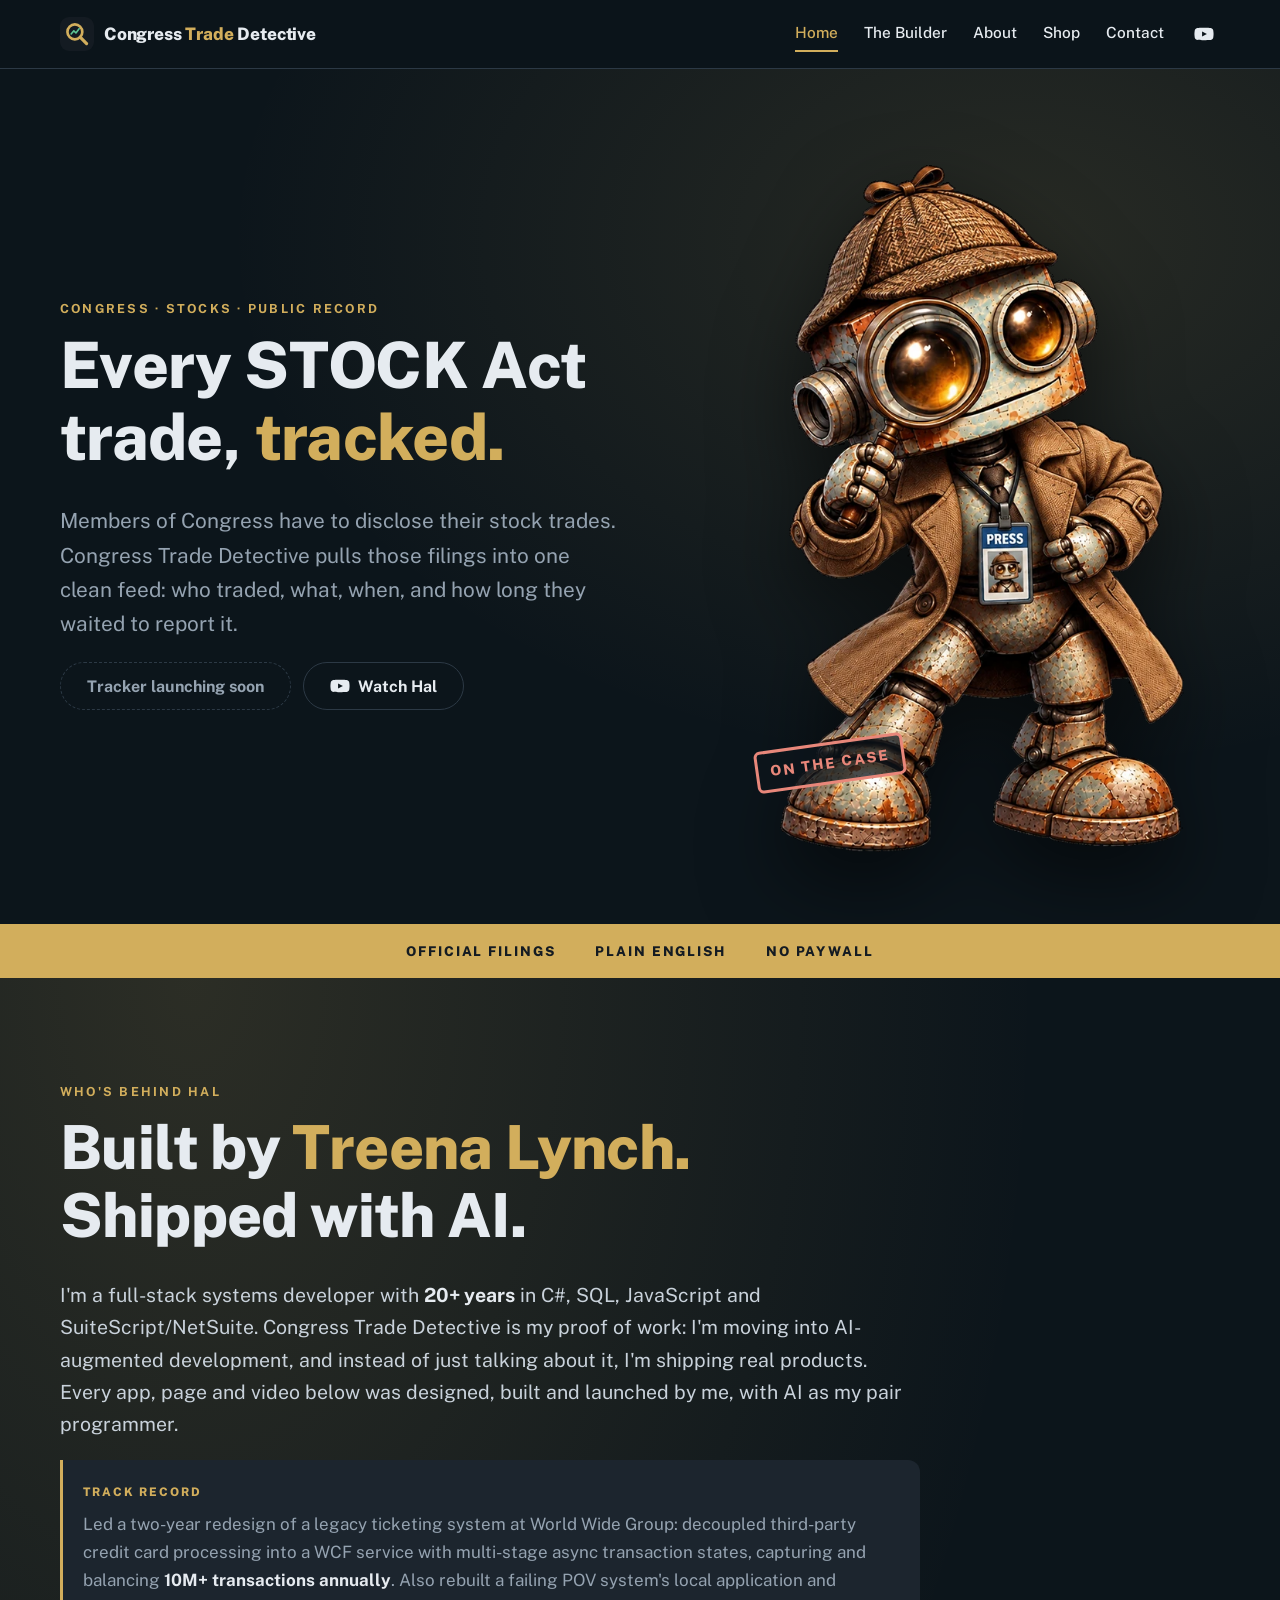
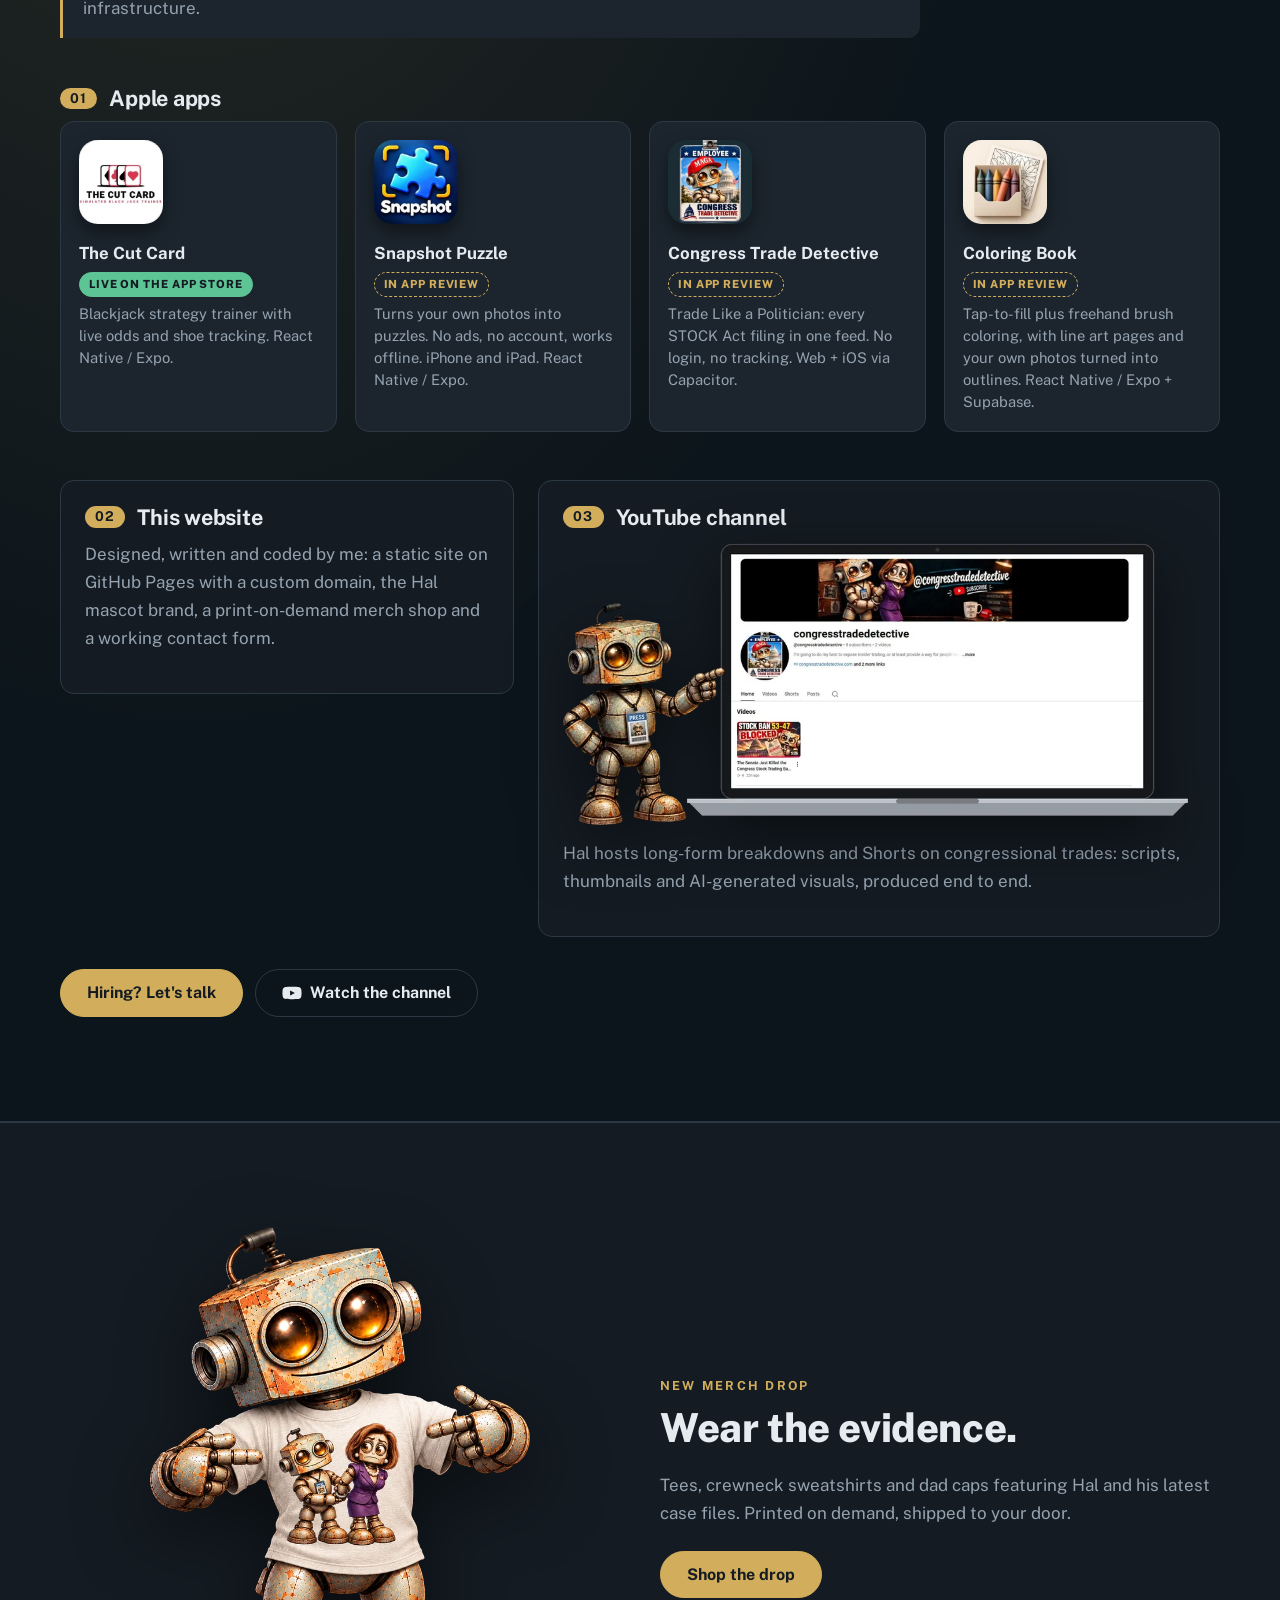
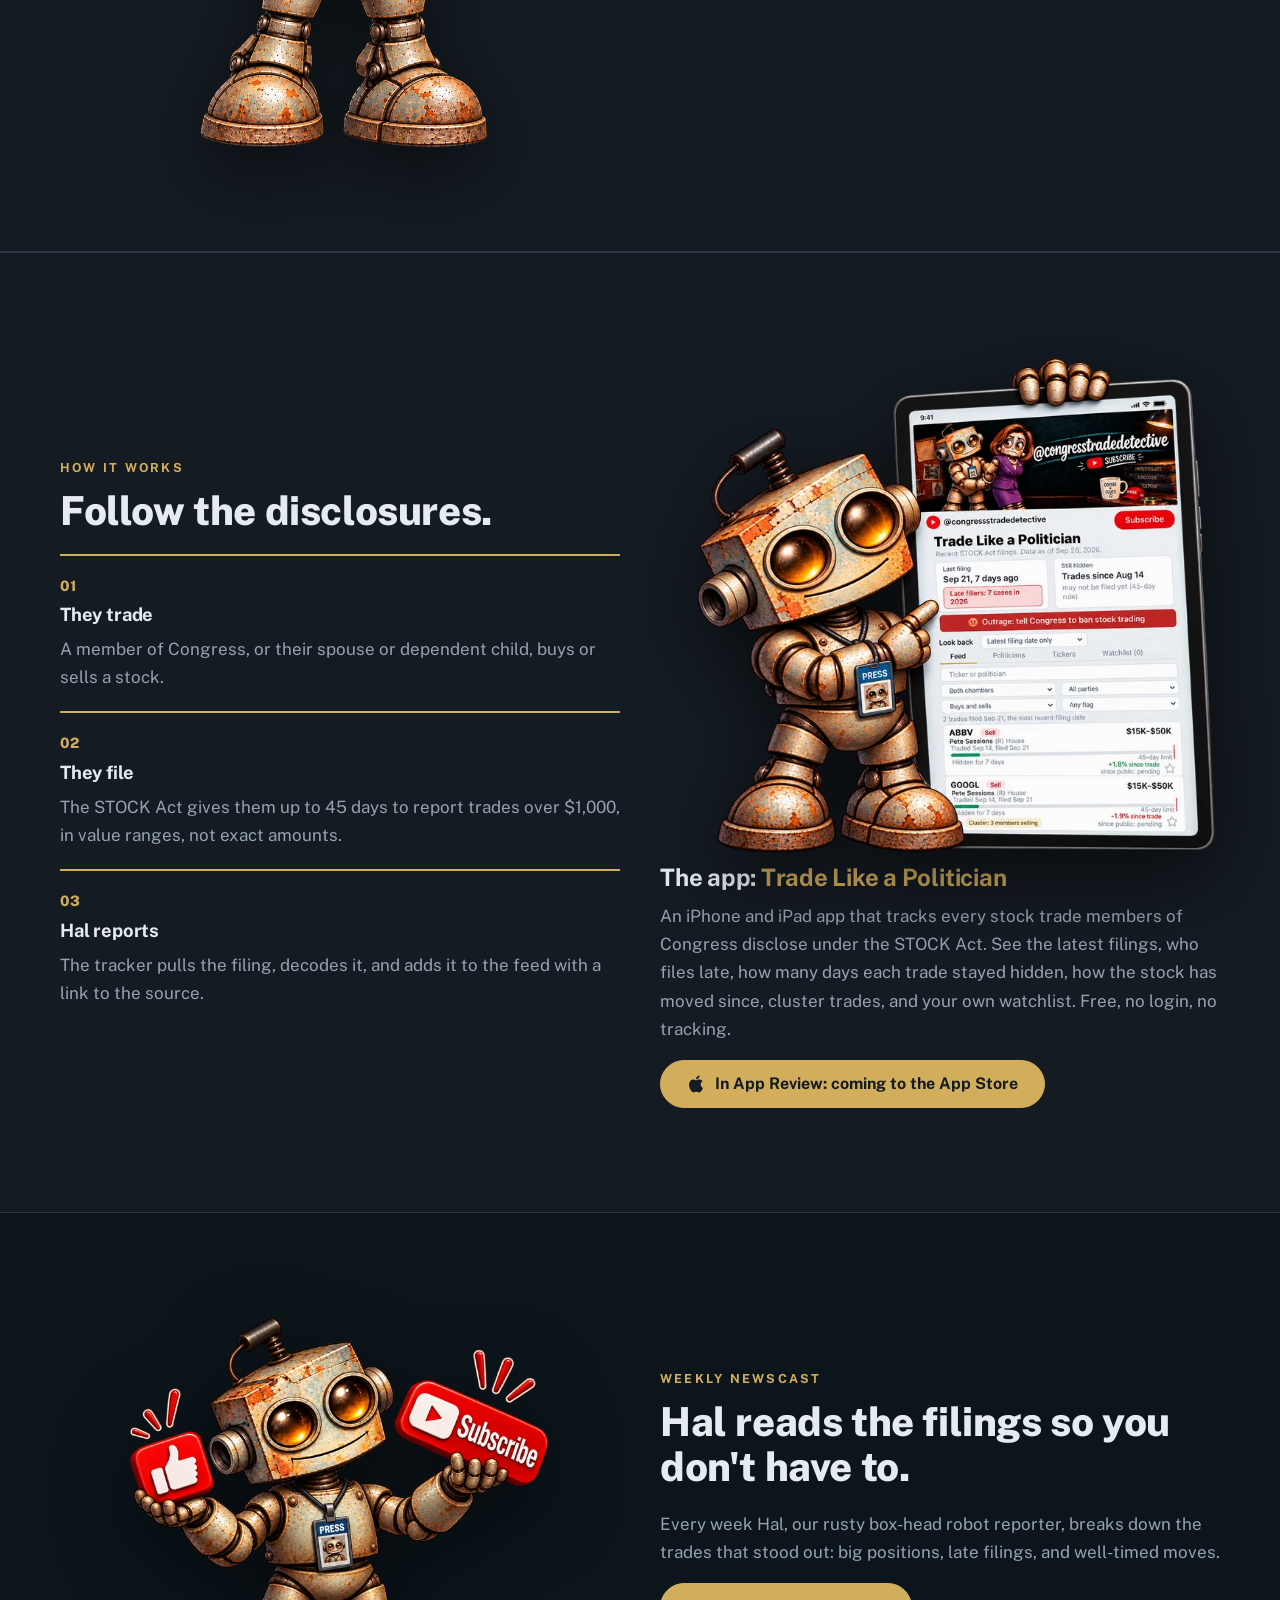
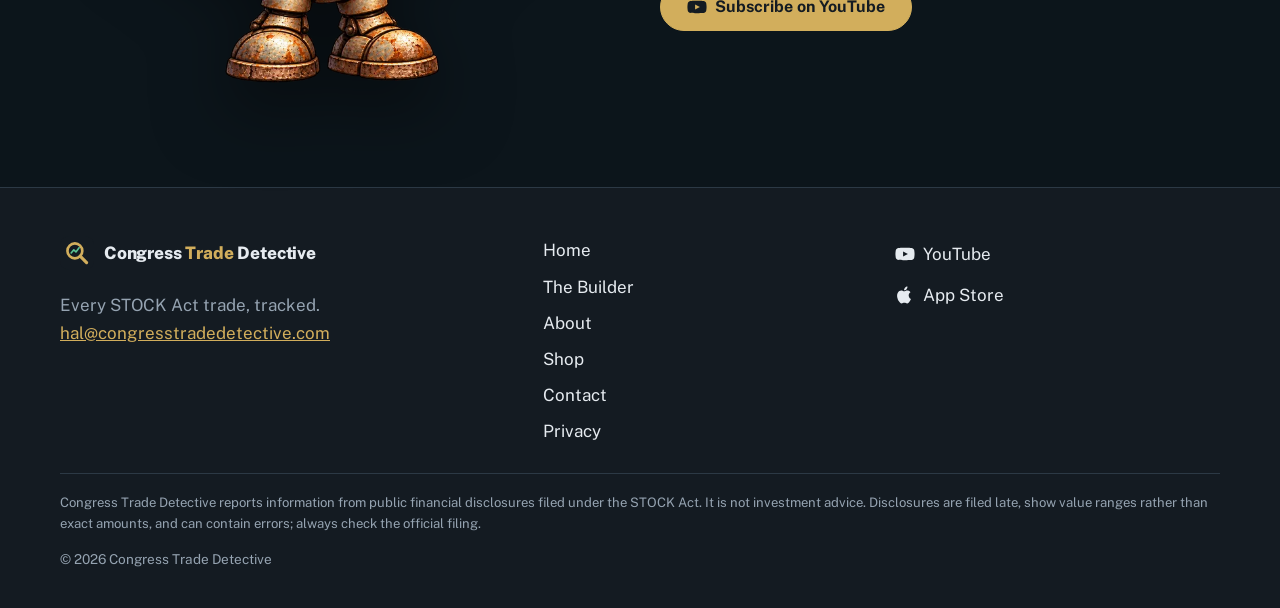
<file: index.html>
<!doctype html>
<html lang="en" data-root="">
<head>
<meta charset="utf-8">
<meta name="viewport" content="width=device-width, initial-scale=1">
  <meta name="p:domain_verify" content="84c92774079e4eaa813df69720a253ce"/>
<title>Congress Trade Detective | Every STOCK Act trade, tracked</title>
<meta name="description" content="Track stock trades disclosed by members of Congress under the STOCK Act. Latest filings, late reports, watchlists, and links to the official record.">
<meta property="og:title" content="Congress Trade Detective | Every STOCK Act trade, tracked">
<meta property="og:description" content="Track stock trades disclosed by members of Congress under the STOCK Act. Latest filings, late reports, watchlists, and links to the official record.">
<meta property="og:type" content="website">
<meta property="og:image" content="https://congresstradedetective.com/assets/img/hal-detective.webp">
<meta name="theme-color" content="#0C151B">
<link rel="icon" href="assets/img/favicon.svg" type="image/svg+xml">
<link rel="preconnect" href="https://fonts.googleapis.com">
<link rel="preconnect" href="https://fonts.gstatic.com" crossorigin>
<link href="https://fonts.googleapis.com/css2?family=Public+Sans:wght@400;500;600;700;800&display=swap" rel="stylesheet">
<link rel="stylesheet" href="assets/css/style.css?v=11">
</head>
<body data-page="home">
<a class="skip" href="#main">Skip to content</a>
<header id="site-header"></header>
<main id="main">

<section class="hero">
  <div class="container hero-grid">
    <div>
      <p class="eyebrow">Congress &middot; Stocks &middot; Public record</p>
      <h1>Every STOCK Act trade, <span class="hl">tracked.</span></h1>
      <p class="lead">Members of Congress have to disclose their stock trades. Congress Trade Detective pulls those filings into one clean feed: who traded, what, when, and how long they waited to report it.</p>
      <div class="btn-row"><a class="btn" data-app href="#">Open the tracker</a><a class="btn btn-ghost" data-social="youtube" href="#"><svg viewBox="0 0 24 24" aria-hidden="true"><path d="M23 7.2a3 3 0 0 0-2.1-2.1C19 4.6 12 4.6 12 4.6s-7 0-8.9.5A3 3 0 0 0 1 7.2 31 31 0 0 0 .5 12a31 31 0 0 0 .5 4.8 3 3 0 0 0 2.1 2.1c1.9.5 8.9.5 8.9.5s7 0 8.9-.5a3 3 0 0 0 2.1-2.1 31 31 0 0 0 .5-4.8 31 31 0 0 0-.5-4.8zM9.7 15.1V8.9l5.8 3.1-5.8 3.1z"/></svg>Watch Hal</a></div>
      <div class="badges-row"><a class="btn btn-ghost" data-store="appStore" href="#">App Store</a><a class="btn btn-ghost" data-store="playStore" href="#">Google Play</a></div>
    </div>
    <div class="hero-art">
      <img src="assets/img/hal-detective.webp" width="440" height="517" alt="Hal, the Congress Trade Detective robot mascot, in a detective hat and trench coat" fetchpriority="high">
      <span class="stamp">On the case</span>
    </div>
  </div>
</section>
<div class="strip"><ul><li>Official filings</li><li>Plain English</li><li>No paywall</li></ul></div>

<section class="section builder" id="builder">
  <div class="container">
    <div class="builder-head">
      <p class="eyebrow">Who's behind Hal</p>
      <h2 class="builder-title">Built by <span class="hl">Treena Lynch.</span><br>Shipped with AI.</h2>
      <p class="lead">I'm a full-stack systems developer with <strong>20+ years</strong> in C#, SQL, JavaScript and SuiteScript/NetSuite. Congress Trade Detective is my proof of work: I'm moving into AI-augmented development, and instead of just talking about it, I'm shipping real products. Every app, page and video below was designed, built and launched by me, with AI as my pair programmer.</p>
      <div class="cred"><span class="cred-tag">Track record</span><p>Led a two-year redesign of a legacy ticketing system at World Wide Group: decoupled third-party credit card processing into a WCF service with multi-stage async transaction states, capturing and balancing <strong>10M+ transactions annually</strong>. Also rebuilt a failing POV system's local application and infrastructure.</p></div>
    </div>

    <h3 class="builder-sub"><span class="num">01</span> Apple apps</h3>
    <div class="apps">
      <a class="app-card" href="https://apps.apple.com/us/app/the-cut-card/id6814679728" target="_blank" rel="noopener">
        <img src="assets/img/apps/cut-card.webp" width="256" height="256" alt="The Cut Card app icon" loading="lazy">
        <div><b>The Cut Card</b><span class="app-status live">Live on the App Store</span><p>Blackjack strategy trainer with live odds and shoe tracking. React Native / Expo.</p></div>
      </a>
      <a class="app-card" href="https://apps.apple.com/us/developer/treena-lynch/id6813984765" target="_blank" rel="noopener">
        <img src="assets/img/apps/snapshot-puzzle.webp" width="256" height="256" alt="Snapshot Puzzle app icon" loading="lazy">
        <div><b>Snapshot Puzzle</b><span class="app-status">In App Review</span><p>Turns your own photos into puzzles. No ads, no account, works offline. iPhone and iPad. React Native / Expo.</p></div>
      </a>
      <a class="app-card" data-ios href="https://apps.apple.com/us/developer/treena-lynch/id6813984765" target="_blank" rel="noopener">
        <img src="assets/img/apps/congress-trade-detective.webp" width="256" height="256" alt="Congress Trade Detective app icon" loading="lazy">
        <div><b>Congress Trade Detective</b><span class="app-status" data-ios-status>In App Review</span><p>Trade Like a Politician: every STOCK Act filing in one feed. No login, no tracking. Web + iOS via Capacitor.</p></div>
      </a>
      <a class="app-card" href="https://apps.apple.com/us/developer/treena-lynch/id6813984765" target="_blank" rel="noopener">
        <img src="assets/img/apps/coloring-book.webp" width="256" height="256" alt="Coloring Book app icon" loading="lazy">
        <div><b>Coloring Book</b><span class="app-status">In App Review</span><p>Tap-to-fill plus freehand brush coloring, with line art pages and your own photos turned into outlines. React Native / Expo + Supabase.</p></div>
      </a>
    </div>

    <div class="builder-grid">
      <div class="builder-card">
        <h3 class="builder-sub"><span class="num">02</span> This website</h3>
        <p class="muted">Designed, written and coded by me: a static site on GitHub Pages with a custom domain, the Hal mascot brand, a print-on-demand merch shop and a working contact form.</p>
      </div>
      <div class="builder-card">
        <h3 class="builder-sub"><span class="num">03</span> YouTube channel</h3>
        <a data-social="youtube" href="#"><img class="laptop" src="assets/img/hal-laptop-youtube.webp" width="1000" height="451" alt="Hal pointing at a laptop showing the @congresstradedetective YouTube channel" loading="lazy"></a>
        <p class="muted">Hal hosts long-form breakdowns and Shorts on congressional trades: scripts, thumbnails and AI-generated visuals, produced end to end.</p>
      </div>
    </div>
    <div class="btn-row" style="margin-top:32px"><a class="btn" href="contact/">Hiring? Let's talk</a><a class="btn btn-ghost" data-social="youtube" href="#"><svg viewBox="0 0 24 24" aria-hidden="true"><path d="M23 7.2a3 3 0 0 0-2.1-2.1C19 4.6 12 4.6 12 4.6s-7 0-8.9.5A3 3 0 0 0 1 7.2 31 31 0 0 0 .5 12a31 31 0 0 0 .5 4.8 3 3 0 0 0 2.1 2.1c1.9.5 8.9.5 8.9.5s7 0 8.9-.5a3 3 0 0 0 2.1-2.1 31 31 0 0 0 .5-4.8 31 31 0 0 0-.5-4.8zM9.7 15.1V8.9l5.8 3.1-5.8 3.1z"/></svg>Watch the channel</a></div>
  </div>
</section>

<section class="section merch-drop">
  <div class="container split">
    <img class="portrait" src="assets/img/hal-merch.webp" width="657" height="900" alt="Hal pointing at his Pelosi Act tee" loading="lazy">
    <div>
      <p class="eyebrow">New merch drop</p>
      <h2>Wear the evidence.</h2>
      <p class="muted">Tees, crewneck sweatshirts and dad caps featuring Hal and his latest case files. Printed on demand, shipped to your door.</p>
      <div class="btn-row" style="margin-top:24px"><a class="btn" href="shop/">Shop the drop</a></div>
    </div>
  </div>
</section>

<section class="section panel">
  <div class="container split">
    <div>
      <p class="eyebrow">How it works</p>
      <h2>Follow the disclosures.</h2>
      <ol class="steps" style="grid-template-columns:1fr">
        <li><h3>They trade</h3><p>A member of Congress, or their spouse or dependent child, buys or sells a stock.</p></li>
        <li><h3>They file</h3><p>The STOCK Act gives them up to 45 days to report trades over $1,000, in value ranges, not exact amounts.</p></li>
        <li><h3>Hal reports</h3><p>The tracker pulls the filing, decodes it, and adds it to the feed with a link to the source.</p></li>
      </ol>
    </div>
    <div class="ipad-wrap">
      <a data-ios href="https://apps.apple.com/us/developer/treena-lynch/id6813984765" target="_blank" rel="noopener"><img class="ipad-hal" src="assets/img/hal-ipad.webp" width="760" height="676" alt="Hal holding an iPad running the Trade Like a Politician app" loading="lazy"></a>
      <h3>The app: <span class="hl">Trade Like a Politician</span></h3>
      <p class="muted">An iPhone and iPad app that tracks every stock trade members of Congress disclose under the STOCK Act. See the latest filings, who files late, how many days each trade stayed hidden, how the stock has moved since, cluster trades, and your own watchlist. Free, no login, no tracking.</p>
      <div class="btn-row"><a class="btn" data-ios href="https://apps.apple.com/us/developer/treena-lynch/id6813984765" target="_blank" rel="noopener"><svg viewBox="0 0 24 24" aria-hidden="true"><path d="M16.4 12.6c0-2.6 2.1-3.8 2.2-3.9-1.2-1.8-3.1-2-3.7-2-1.6-.2-3.1.9-3.9.9-.8 0-2-.9-3.4-.9-1.7 0-3.3 1-4.2 2.6-1.8 3.1-.5 7.7 1.3 10.2.9 1.2 1.9 2.6 3.2 2.6 1.3-.1 1.8-.8 3.3-.8 1.6 0 2 .8 3.4.8 1.4 0 2.3-1.3 3.1-2.5 1-1.4 1.4-2.8 1.4-2.9 0 0-2.7-1-2.7-4.1zM13.9 4.9c.7-.9 1.2-2 1.1-3.2-1 0-2.3.7-3 1.6-.7.8-1.2 2-1.1 3.1 1.1.1 2.3-.6 3-1.5z"/></svg><span data-ios-label>In App Review: coming to the App Store</span></a></div>
    </div>
  </div>
</section>

<section class="section">
  <div class="container split">
    <a class="portrait-link" data-social="youtube" href="#" aria-label="Subscribe to Hal on YouTube"><img class="portrait" src="assets/img/hal-subscribe.webp" width="640" height="559" alt="Hal holding a YouTube like button and a Subscribe button" loading="lazy"></a>
    <div>
      <p class="eyebrow">Weekly newscast</p>
      <h2>Hal reads the filings so you don't have to.</h2>
      <p class="muted">Every week Hal, our rusty box-head robot reporter, breaks down the trades that stood out: big positions, late filings, and well-timed moves.</p>
      <div class="btn-row"><a class="btn" data-social="youtube" href="#"><svg viewBox="0 0 24 24" aria-hidden="true"><path d="M23 7.2a3 3 0 0 0-2.1-2.1C19 4.6 12 4.6 12 4.6s-7 0-8.9.5A3 3 0 0 0 1 7.2 31 31 0 0 0 .5 12a31 31 0 0 0 .5 4.8 3 3 0 0 0 2.1 2.1c1.9.5 8.9.5 8.9.5s7 0 8.9-.5a3 3 0 0 0 2.1-2.1 31 31 0 0 0 .5-4.8 31 31 0 0 0-.5-4.8zM9.7 15.1V8.9l5.8 3.1-5.8 3.1z"/></svg>Subscribe on YouTube</a></div>
    </div>
  </div>
</section>

</main>
<footer id="site-footer"></footer>
<script src="assets/js/config.js?v=11"></script>
<script src="assets/js/site.js?v=11"></script>
</body>
</html>
</file>
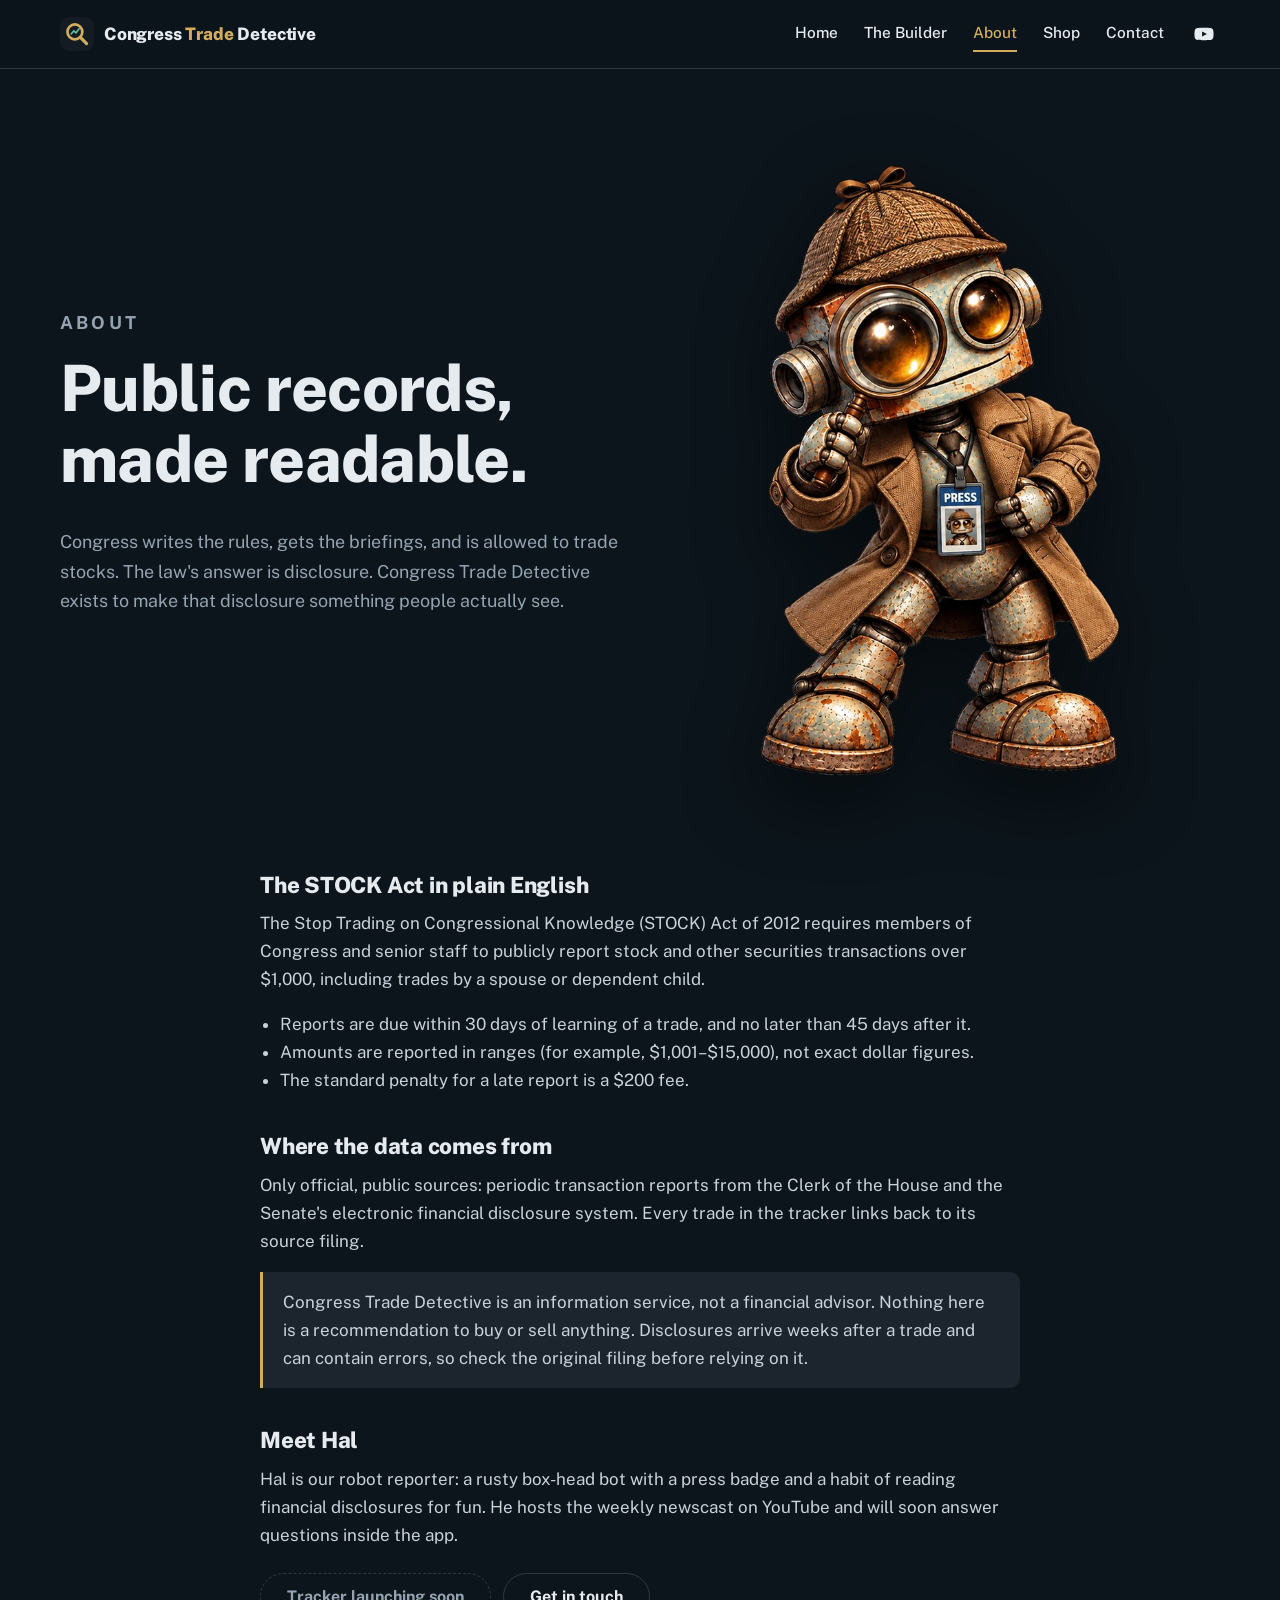
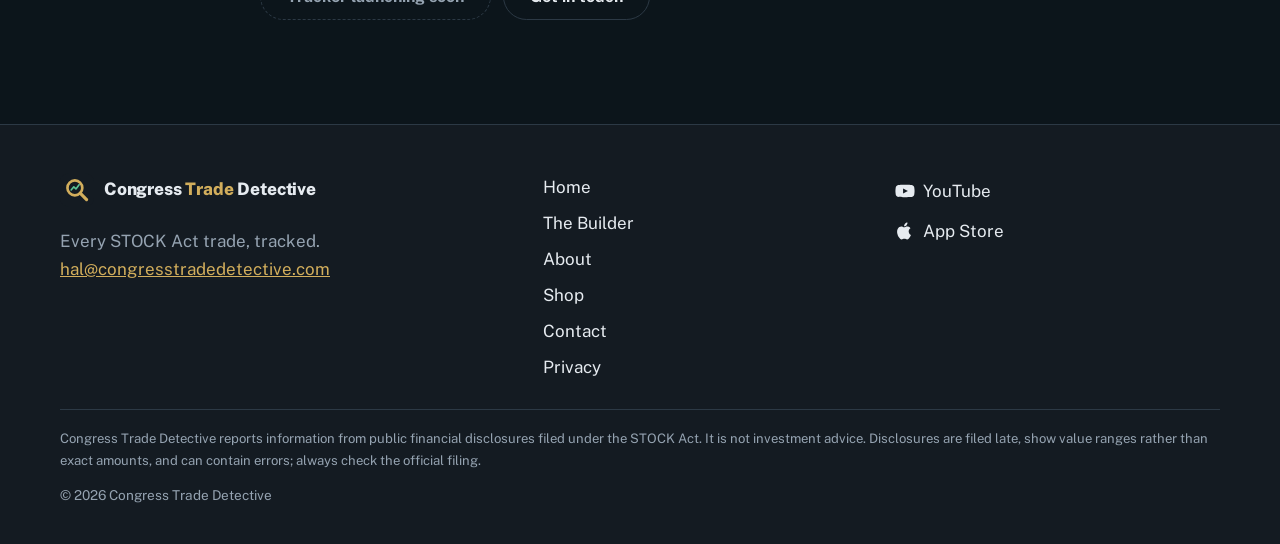
<file: about/index.html>
<!doctype html>
<html lang="en" data-root="../">
<head>
<meta charset="utf-8">
<meta name="viewport" content="width=device-width, initial-scale=1">
<title>About | Congress Trade Detective</title>
<meta name="description" content="What Congress Trade Detective is, how the STOCK Act works, and where the trade data comes from.">
<meta property="og:title" content="About | Congress Trade Detective">
<meta property="og:description" content="What Congress Trade Detective is, how the STOCK Act works, and where the trade data comes from.">
<meta property="og:type" content="website">
<meta property="og:image" content="https://congresstradedetective.com/assets/img/hal-detective.webp">
<meta name="theme-color" content="#0C151B">
<link rel="icon" href="../assets/img/favicon.svg" type="image/svg+xml">
<link rel="preconnect" href="https://fonts.googleapis.com">
<link rel="preconnect" href="https://fonts.gstatic.com" crossorigin>
<link href="https://fonts.googleapis.com/css2?family=Public+Sans:wght@400;500;600;700;800&display=swap" rel="stylesheet">
<link rel="stylesheet" href="../assets/css/style.css">
</head>
<body data-page="about">
<a class="skip" href="#main">Skip to content</a>
<header id="site-header"></header>
<main id="main">

<section class="page-hero">
  <div class="container split">
    <div>
      <p class="eyebrow">About</p>
      <h1>Public records, made readable.</h1>
      <p>Congress writes the rules, gets the briefings, and is allowed to trade stocks. The law's answer is disclosure. Congress Trade Detective exists to make that disclosure something people actually see.</p>
    </div>
    <img class="portrait" src="../assets/img/hal-detective.webp" width="440" height="517" alt="Hal, the Congress Trade Detective mascot" loading="lazy">
  </div>
</section>

<section class="section" style="padding-top:24px">
  <div class="container prose">
    <h2>The STOCK Act in plain English</h2>
    <p>The Stop Trading on Congressional Knowledge (STOCK) Act of 2012 requires members of Congress and senior staff to publicly report stock and other securities transactions over $1,000, including trades by a spouse or dependent child.</p>
    <ul>
      <li>Reports are due within 30 days of learning of a trade, and no later than 45 days after it.</li>
      <li>Amounts are reported in ranges (for example, $1,001&ndash;$15,000), not exact dollar figures.</li>
      <li>The standard penalty for a late report is a $200 fee.</li>
    </ul>

    <h2>Where the data comes from</h2>
    <p>Only official, public sources: periodic transaction reports from the Clerk of the House and the Senate's electronic financial disclosure system. Every trade in the tracker links back to its source filing.</p>
    <p class="callout">Congress Trade Detective is an information service, not a financial advisor. Nothing here is a recommendation to buy or sell anything. Disclosures arrive weeks after a trade and can contain errors, so check the original filing before relying on it.</p>

    <h2>Meet Hal</h2>
    <p>Hal is our robot reporter: a rusty box-head bot with a press badge and a habit of reading financial disclosures for fun. He hosts the weekly newscast on YouTube and will soon answer questions inside the app.</p>
    <div class="btn-row" style="margin-top:24px"><a class="btn" data-app href="#">Open the tracker</a><a class="btn btn-ghost" href="../contact/">Get in touch</a></div>
  </div>
</section>

</main>
<footer id="site-footer"></footer>
<script src="../assets/js/config.js"></script>
<script src="../assets/js/site.js"></script>
</body>
</html>
</file>
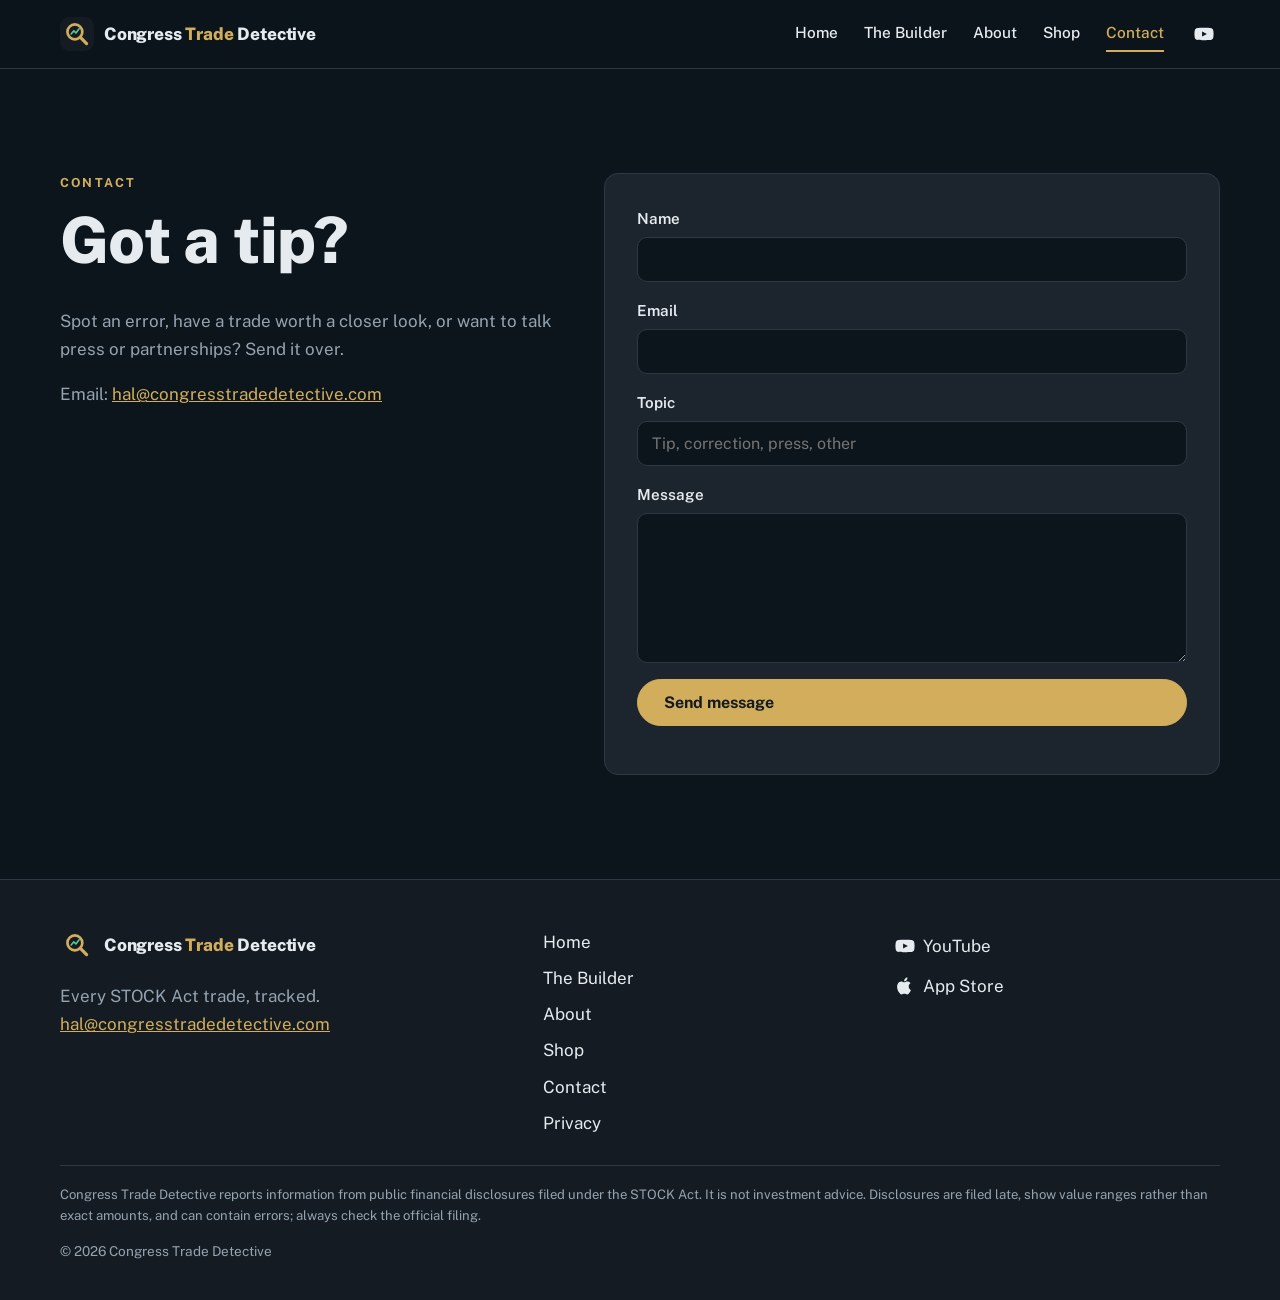
<file: contact/index.html>
<!doctype html>
<html lang="en" data-root="../">
<head>
<meta charset="utf-8">
<meta name="viewport" content="width=device-width, initial-scale=1">
<title>Contact | Congress Trade Detective</title>
<meta name="description" content="Send a tip, correction, or press inquiry to Congress Trade Detective.">
<meta property="og:title" content="Contact | Congress Trade Detective">
<meta property="og:description" content="Send a tip, correction, or press inquiry to Congress Trade Detective.">
<meta property="og:type" content="website">
<meta property="og:image" content="https://congresstradedetective.com/assets/img/hal-detective.webp">
<meta name="theme-color" content="#0C151B">
<link rel="icon" href="../assets/img/favicon.svg" type="image/svg+xml">
<link rel="preconnect" href="https://fonts.googleapis.com">
<link rel="preconnect" href="https://fonts.gstatic.com" crossorigin>
<link href="https://fonts.googleapis.com/css2?family=Public+Sans:wght@400;500;600;700;800&display=swap" rel="stylesheet">
<link rel="stylesheet" href="../assets/css/style.css">
</head>
<body data-page="contact">
<a class="skip" href="#main">Skip to content</a>
<header id="site-header"></header>
<main id="main">

<section class="section">
  <div class="container contact-wrap">
    <div>
      <p class="eyebrow">Contact</p>
      <h1>Got a tip?</h1>
      <p class="muted">Spot an error, have a trade worth a closer look, or want to talk press or partnerships? Send it over.</p>
      <p class="muted">Email: <a data-email href="#">hal@congresstradedetective.com</a></p>
    </div>
    <form class="form" id="contact-form">
      <input type="checkbox" name="botcheck" class="hp" tabindex="-1" autocomplete="off" aria-hidden="true">
      <label>Name<input name="name" type="text" required autocomplete="name"></label>
      <label>Email<input name="email" type="email" required autocomplete="email"></label>
      <label>Topic<input name="topic" type="text" placeholder="Tip, correction, press, other"></label>
      <label>Message<textarea name="message" required></textarea></label>
      <button class="btn" type="submit">Send message</button>
      <p class="form-status" id="form-status" role="status" aria-live="polite"></p>
    </form>
  </div>
</section>

</main>
<footer id="site-footer"></footer>
<script src="../assets/js/config.js"></script>
<script src="../assets/js/site.js"></script>
</body>
</html>
</file>
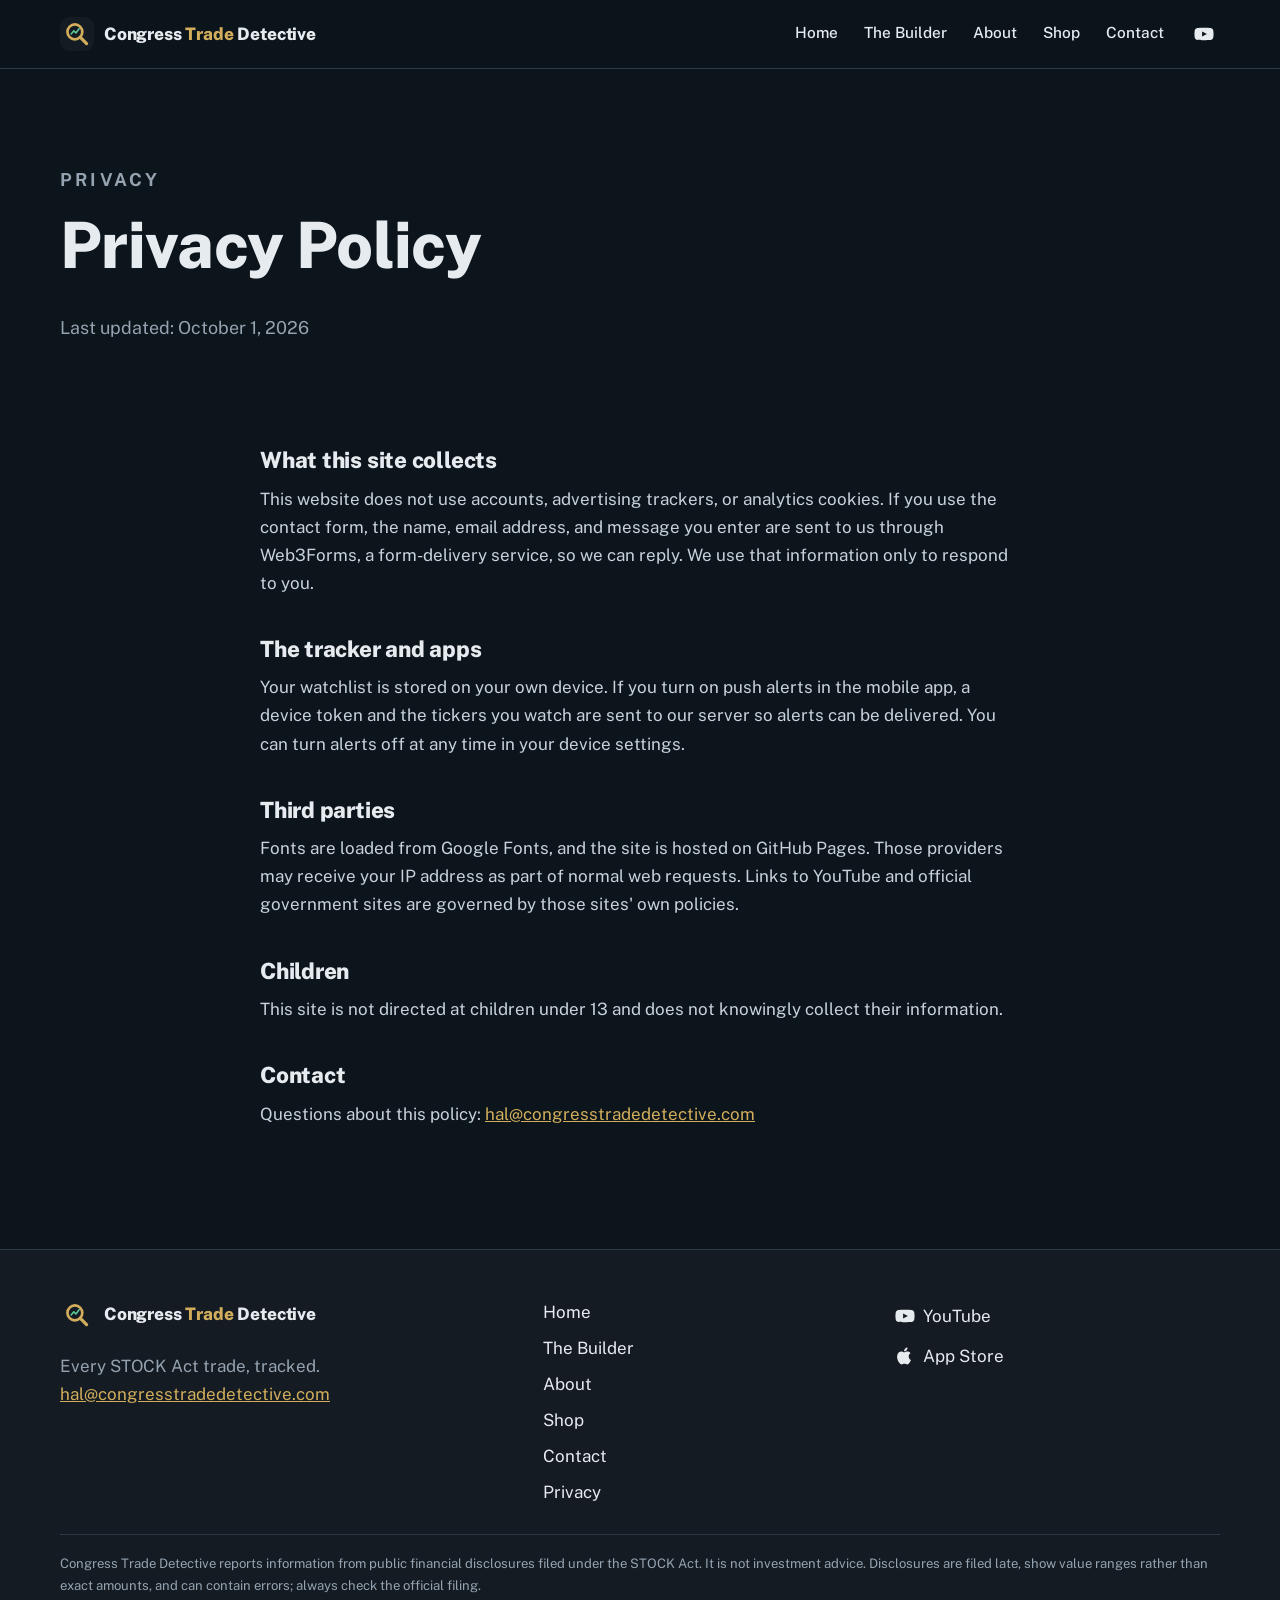
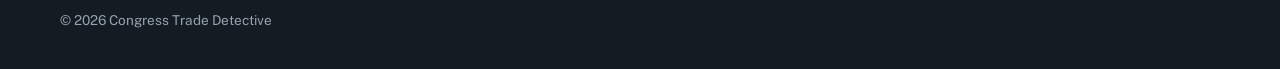
<file: privacy/index.html>
<!doctype html>
<html lang="en" data-root="../">
<head>
<meta charset="utf-8">
<meta name="viewport" content="width=device-width, initial-scale=1">
<title>Privacy Policy | Congress Trade Detective</title>
<meta name="description" content="How Congress Trade Detective handles information collected through the website, contact form, and apps.">
<meta property="og:title" content="Privacy Policy | Congress Trade Detective">
<meta property="og:description" content="How Congress Trade Detective handles information collected through the website, contact form, and apps.">
<meta property="og:type" content="website">
<meta property="og:image" content="https://congresstradedetective.com/assets/img/hal-detective.webp">
<meta name="theme-color" content="#0C151B">
<link rel="icon" href="../assets/img/favicon.svg" type="image/svg+xml">
<link rel="preconnect" href="https://fonts.googleapis.com">
<link rel="preconnect" href="https://fonts.gstatic.com" crossorigin>
<link href="https://fonts.googleapis.com/css2?family=Public+Sans:wght@400;500;600;700;800&display=swap" rel="stylesheet">
<link rel="stylesheet" href="../assets/css/style.css">
</head>
<body data-page="privacy">
<a class="skip" href="#main">Skip to content</a>
<header id="site-header"></header>
<main id="main">

<section class="page-hero"><div class="container"><p class="eyebrow">Privacy</p><h1>Privacy Policy</h1><p>Last updated: October 1, 2026</p></div></section>
<section class="section" style="padding-top:16px">
  <div class="container prose">
    <h2>What this site collects</h2>
    <p>This website does not use accounts, advertising trackers, or analytics cookies. If you use the contact form, the name, email address, and message you enter are sent to us through Web3Forms, a form-delivery service, so we can reply. We use that information only to respond to you.</p>
    <h2>The tracker and apps</h2>
    <p>Your watchlist is stored on your own device. If you turn on push alerts in the mobile app, a device token and the tickers you watch are sent to our server so alerts can be delivered. You can turn alerts off at any time in your device settings.</p>
    <h2>Third parties</h2>
    <p>Fonts are loaded from Google Fonts, and the site is hosted on GitHub Pages. Those providers may receive your IP address as part of normal web requests. Links to YouTube and official government sites are governed by those sites' own policies.</p>
    <h2>Children</h2>
    <p>This site is not directed at children under 13 and does not knowingly collect their information.</p>
    <h2>Contact</h2>
    <p>Questions about this policy: <a data-email href="#">hal@congresstradedetective.com</a></p>
  </div>
</section>

</main>
<footer id="site-footer"></footer>
<script src="../assets/js/config.js"></script>
<script src="../assets/js/site.js"></script>
</body>
</html>
</file>
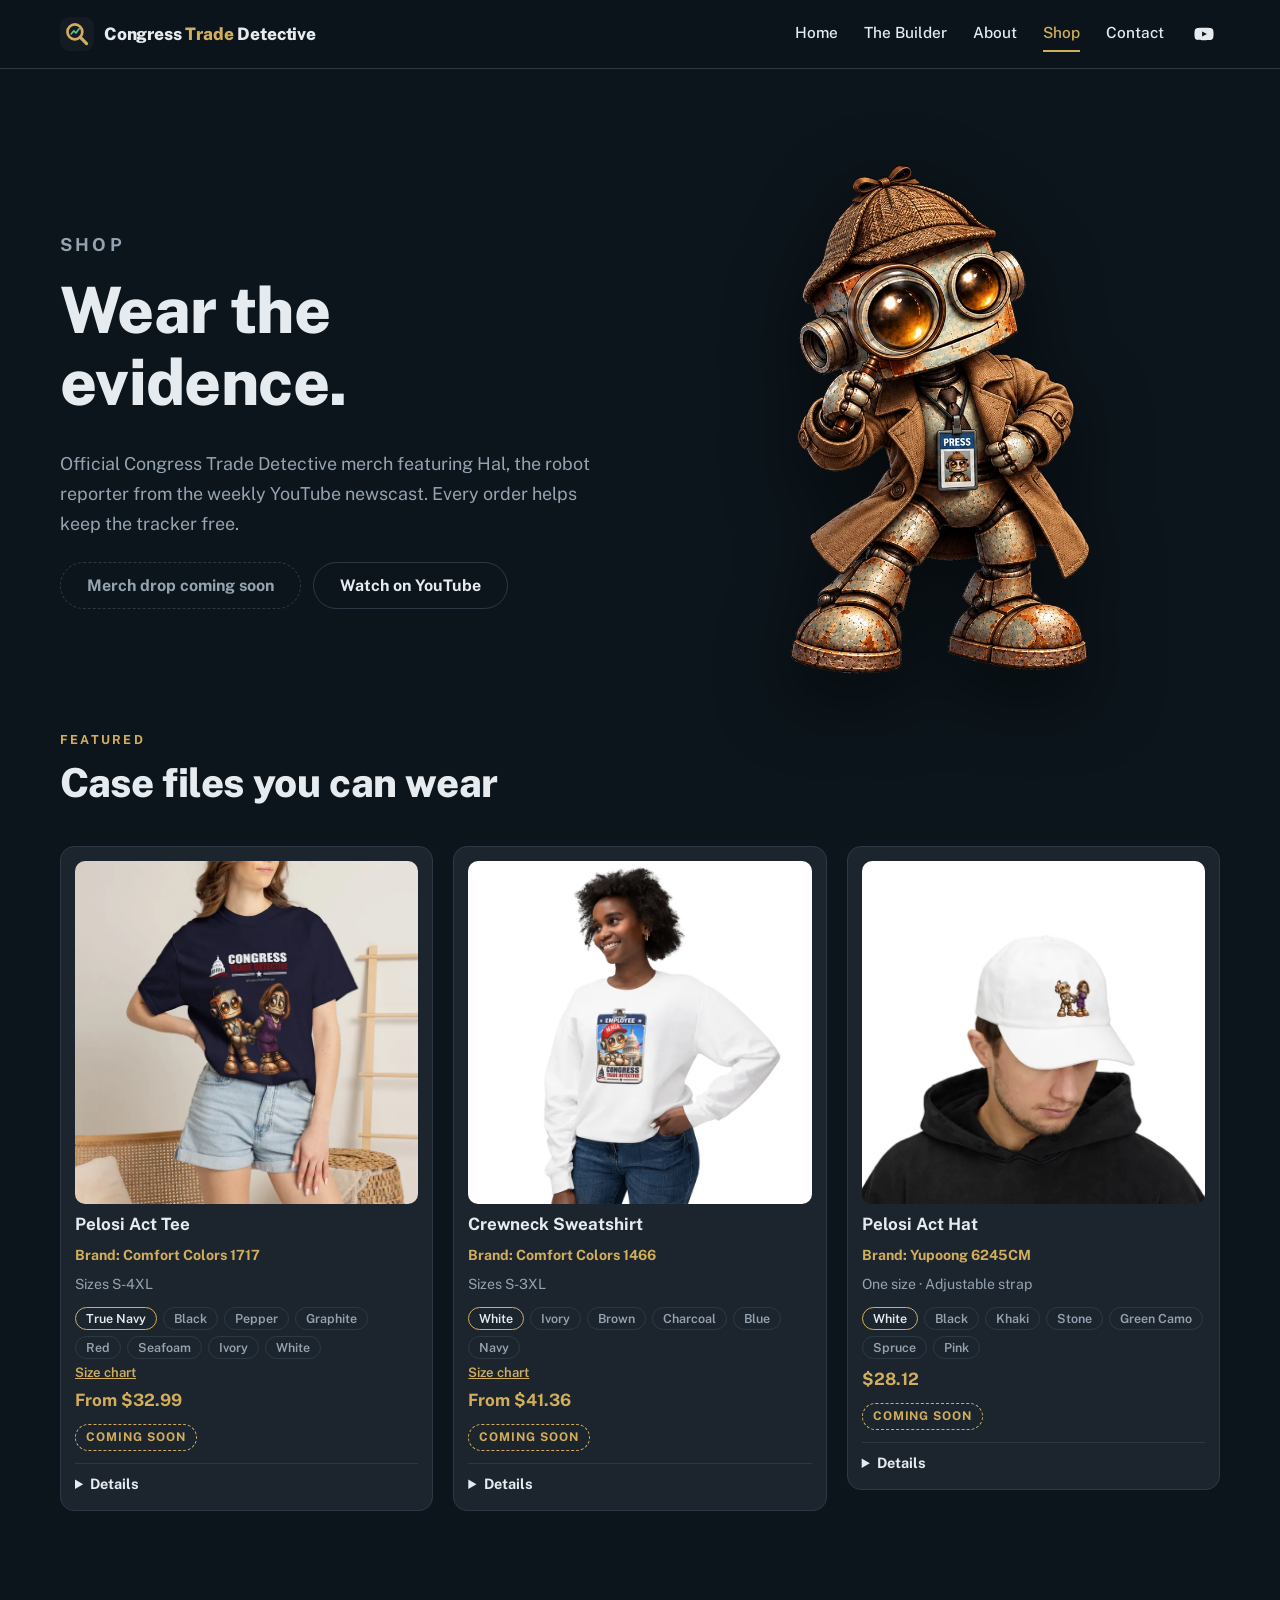
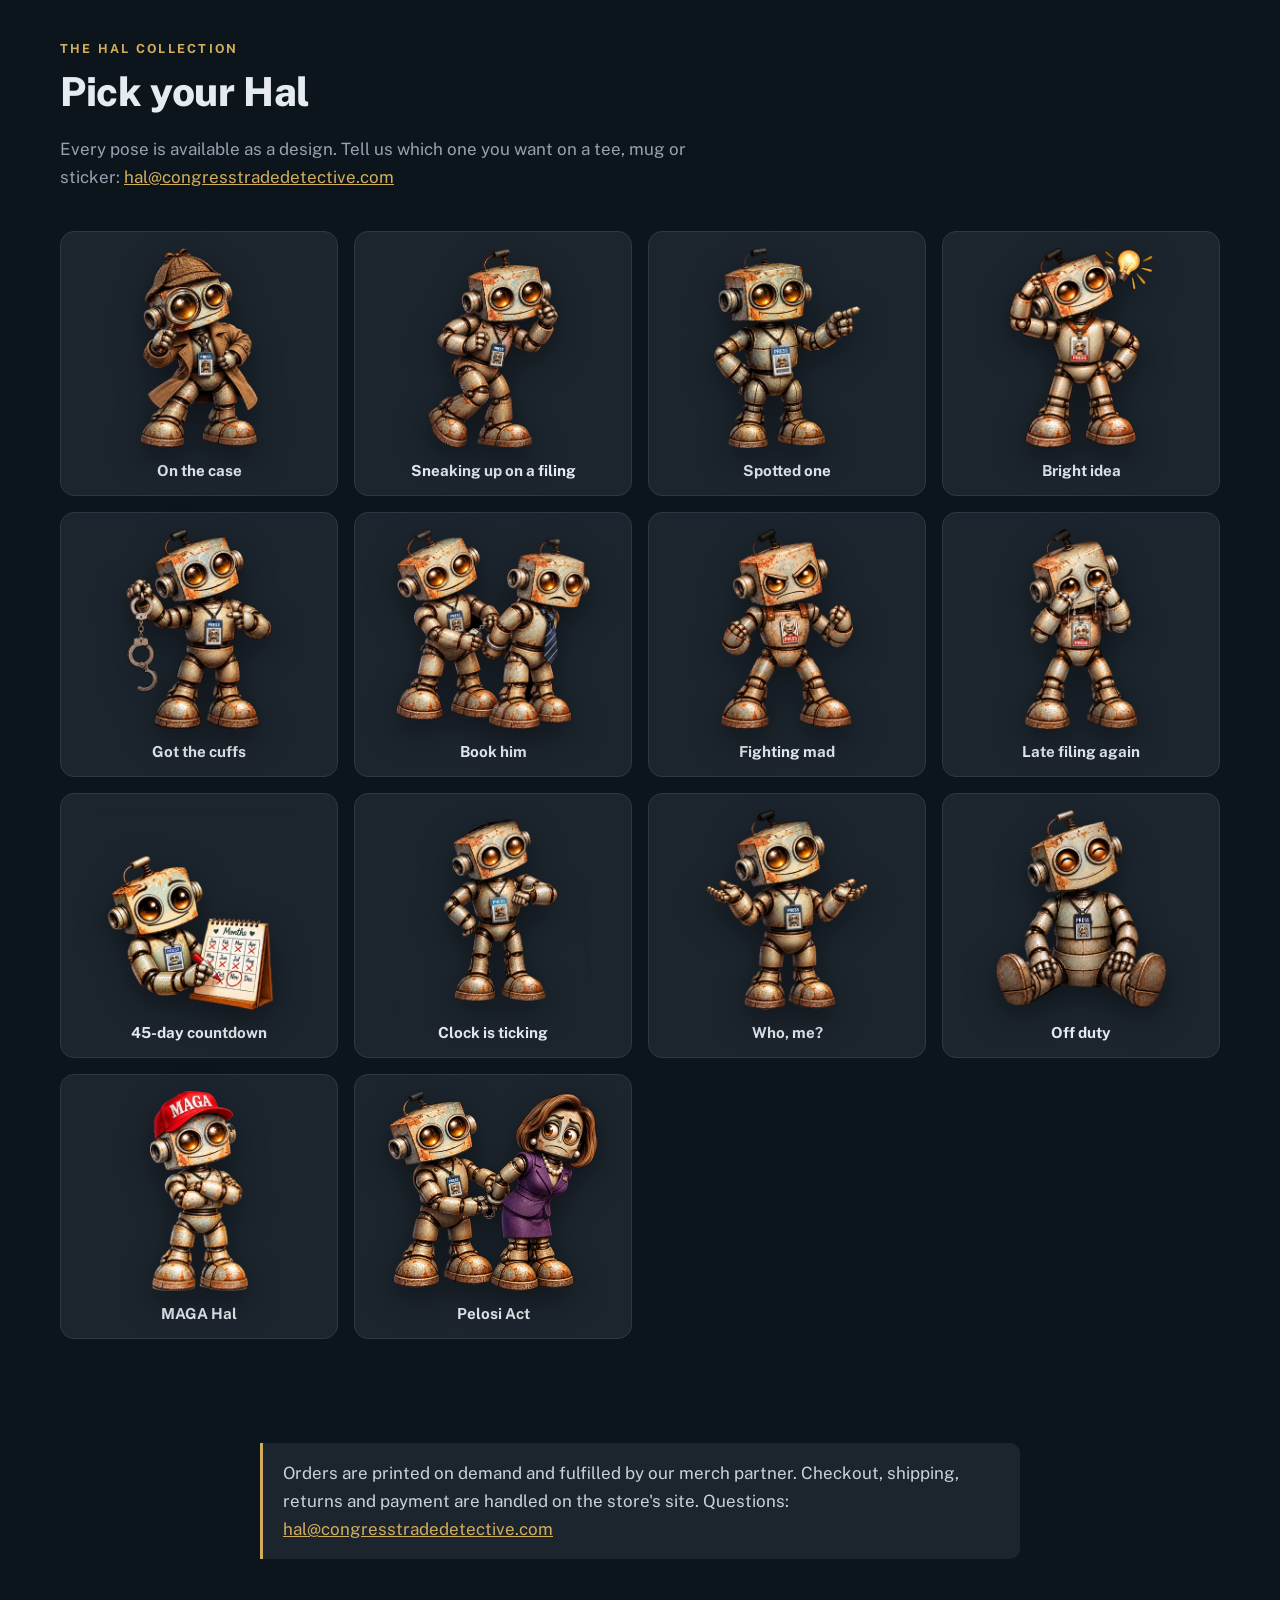
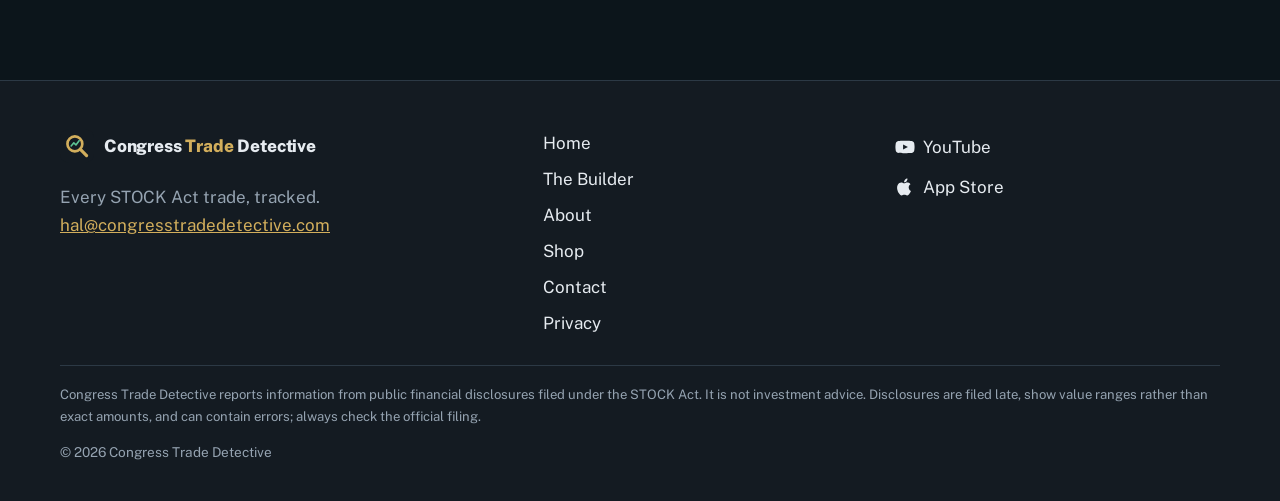
<file: shop/index.html>
<!doctype html>
<html lang="en" data-root="../">
<head>
<meta charset="utf-8">
<meta name="viewport" content="width=device-width, initial-scale=1">
<title>Shop | Congress Trade Detective</title>
<meta name="description" content="Official Congress Trade Detective merch. Hal the robot reporter on tees, mugs and more.">
<meta property="og:title" content="Shop | Congress Trade Detective">
<meta property="og:description" content="Official Congress Trade Detective merch. Hal the robot reporter on tees, mugs and more.">
<meta property="og:type" content="website">
<meta property="og:image" content="https://congresstradedetective.com/assets/img/hal-detective.webp">
<meta name="theme-color" content="#0C151B">
<link rel="icon" href="../assets/img/favicon.svg" type="image/svg+xml">
<link rel="preconnect" href="https://fonts.googleapis.com">
<link rel="preconnect" href="https://fonts.gstatic.com" crossorigin>
<link href="https://fonts.googleapis.com/css2?family=Public+Sans:wght@400;500;600;700;800&display=swap" rel="stylesheet">
<link rel="stylesheet" href="../assets/css/style.css?v=11">
</head>
<body data-page="shop">
<a class="skip" href="#main">Skip to content</a>
<header id="site-header"></header>
<main id="main">

<section class="page-hero">
  <div class="container split">
    <div>
      <p class="eyebrow">Shop</p>
      <h1>Wear the evidence.</h1>
      <p>Official Congress Trade Detective merch featuring Hal, the robot reporter from the weekly YouTube newscast. Every order helps keep the tracker free.</p>
      <div class="btn-row" style="margin-top:24px"><a class="btn" data-store-link href="#">Visit the merch store</a><a class="btn btn-ghost" data-social="youtube" href="#">Watch on YouTube</a></div>
    </div>
    <img class="portrait" src="../assets/img/hal-detective-full.webp" width="523" height="888" style="width:min(300px,70%)" alt="Hal, the Congress Trade Detective mascot" loading="lazy">
  </div>
</section>

<section class="section" id="merch-products" style="padding-top:24px">
  <div class="container">
    <div class="section-head"><p class="eyebrow">Featured</p><h2>Case files you can wear</h2></div>
    <div class="products" id="merch-grid"></div>
  </div>
</section>

<section class="section" style="padding-top:24px">
  <div class="container">
    <div class="section-head"><p class="eyebrow">The Hal collection</p><h2>Pick your Hal</h2><p class="muted">Every pose is available as a design. Tell us which one you want on a tee, mug or sticker: <a data-email href="#"></a></p></div>
    <div class="poses"><figure class="pose"><img src="../assets/img/poses/detective.webp" alt="Hal: On the case" loading="lazy"><figcaption>On the case</figcaption></figure><figure class="pose"><img src="../assets/img/poses/creeping.webp" alt="Hal: Sneaking up on a filing" loading="lazy"><figcaption>Sneaking up on a filing</figcaption></figure><figure class="pose"><img src="../assets/img/poses/point.webp" alt="Hal: Spotted one" loading="lazy"><figcaption>Spotted one</figcaption></figure><figure class="pose"><img src="../assets/img/poses/idea.webp" alt="Hal: Bright idea" loading="lazy"><figcaption>Bright idea</figcaption></figure><figure class="pose"><img src="../assets/img/poses/handcuffs.webp" alt="Hal: Got the cuffs" loading="lazy"><figcaption>Got the cuffs</figcaption></figure><figure class="pose"><img src="../assets/img/poses/arrest.webp" alt="Hal: Book him" loading="lazy"><figcaption>Book him</figcaption></figure><figure class="pose"><img src="../assets/img/poses/fighting-mad.webp" alt="Hal: Fighting mad" loading="lazy"><figcaption>Fighting mad</figcaption></figure><figure class="pose"><img src="../assets/img/poses/crying.webp" alt="Hal: Late filing again" loading="lazy"><figcaption>Late filing again</figcaption></figure><figure class="pose"><img src="../assets/img/poses/calendar.webp" alt="Hal: 45-day countdown" loading="lazy"><figcaption>45-day countdown</figcaption></figure><figure class="pose"><img src="../assets/img/poses/watch.webp" alt="Hal: Clock is ticking" loading="lazy"><figcaption>Clock is ticking</figcaption></figure><figure class="pose"><img src="../assets/img/poses/shrug.webp" alt="Hal: Who, me?" loading="lazy"><figcaption>Who, me?</figcaption></figure><figure class="pose"><img src="../assets/img/poses/sitting.webp" alt="Hal: Off duty" loading="lazy"><figcaption>Off duty</figcaption></figure><figure class="pose"><img src="../assets/img/poses/maga.webp" alt="Hal: MAGA Hal" loading="lazy"><figcaption>MAGA Hal</figcaption></figure><figure class="pose"><img src="../assets/img/poses/pelosi.webp" alt="Hal: Pelosi Act" loading="lazy"><figcaption>Pelosi Act</figcaption></figure></div>
  </div>
</section>

<section class="section" style="padding-top:0">
  <div class="container prose">
    <p class="callout">Orders are printed on demand and fulfilled by our merch partner. Checkout, shipping, returns and payment are handled on the store's site. Questions: <a data-email href="#"></a></p>
  </div>
</section>

</main>
<footer id="site-footer"></footer>
<script src="../assets/js/config.js?v=11"></script>
<script src="../assets/js/site.js?v=11"></script>
</body>
</html>
</file>
<file: assets/css/style.css>
:root {
  --bg: #0C151B;
  --paper: #141B22;
  --card: #1C252E;
  --ink: #E6EBF0;
  --muted: #95A3B1;
  --line: #2C3945;
  --seal: #D2AE5C;
  --seal-dark: #B8943F;
  --buy: #5CC495;
  --sell: #E8877A;
  --radius: 14px;
  --sans: "Public Sans", "Segoe UI", system-ui, -apple-system, sans-serif;
}
*, *::before, *::after { box-sizing: border-box; }
html { scroll-behavior: smooth; }
body { margin: 0; background: var(--bg); color: var(--ink); font: 400 17px/1.65 var(--sans); -webkit-font-smoothing: antialiased; }
img { max-width: 100%; height: auto; display: block; }
a { color: var(--seal); }
h1, h2, h3 { font-weight: 800; line-height: 1.12; margin: 0 0 .5em; letter-spacing: -.01em; }
h1 { font-size: clamp(2.3rem, 5.6vw, 4rem); }
h2 { font-size: clamp(1.7rem, 3.4vw, 2.5rem); }
h3 { font-size: 1.15rem; font-weight: 700; }
p { margin: 0 0 1em; }
.container { width: min(1160px, 100% - 32px); margin-inline: auto; }
.muted { color: var(--muted); }
.eyebrow { font-size: .78rem; letter-spacing: .18em; text-transform: uppercase; color: var(--seal); font-weight: 700; margin-bottom: .8em; }
.section { padding: clamp(56px, 9vw, 104px) 0; }
.section-head { max-width: 680px; margin-bottom: 40px; }
.skip { position: absolute; left: -999px; }
.skip:focus { left: 16px; top: 16px; background: #fff; color: #000; padding: 8px 12px; z-index: 99; }
.hl { color: var(--seal); }

/* buttons */
.btn { display: inline-flex; align-items: center; gap: 8px; padding: 13px 26px; border-radius: 999px; font: 700 1rem var(--sans); text-decoration: none; border: 1.5px solid var(--seal); background: var(--seal); color: #141B22; cursor: pointer; transition: background .2s, color .2s, transform .2s; }
.btn:hover { background: var(--seal-dark); border-color: var(--seal-dark); transform: translateY(-1px); }
.btn svg { width: 20px; height: 20px; fill: currentColor; }
.btn-ghost { background: transparent; color: var(--ink); border-color: var(--line); }
.btn-ghost:hover { background: var(--card); border-color: var(--muted); color: var(--ink); }
.btn[aria-disabled="true"] { background: transparent; color: var(--muted); border-color: var(--line); border-style: dashed; cursor: default; transform: none; }
.btn-row { display: flex; flex-wrap: wrap; gap: 12px; }

/* header */
#site-header { position: sticky; top: 0; z-index: 50; background: rgba(12, 21, 27, .92); backdrop-filter: blur(8px); border-bottom: 1px solid var(--line); }
.header-inner { display: flex; align-items: center; gap: 24px; height: 68px; }
.brand { display: inline-flex; align-items: center; gap: 10px; text-decoration: none; font-weight: 800; font-size: 1.08rem; color: var(--ink); white-space: nowrap; letter-spacing: -.01em; }
.brand em { color: var(--seal); font-style: normal; }
.logo-mark { width: 34px; height: 34px; flex: none; border-radius: 9px; }
.nav { display: flex; gap: 26px; margin-left: auto; align-items: center; }
.nav a { text-decoration: none; font-size: .96rem; font-weight: 500; color: var(--ink); padding: 4px 0; border-bottom: 2px solid transparent; }
.nav a:hover, .nav a.active { color: var(--seal); border-color: var(--seal); }
.header-social { display: flex; gap: 4px; }
.icon-link { display: inline-flex; align-items: center; gap: 8px; text-decoration: none; color: var(--ink); padding: 6px; border-radius: 8px; }
.icon-link svg { width: 20px; height: 20px; fill: currentColor; }
.icon-link:hover { color: var(--seal); }
.menu-btn { display: none; margin-left: auto; background: none; border: 0; width: 44px; height: 44px; cursor: pointer; padding: 10px; }
.menu-btn span { display: block; height: 2px; background: var(--ink); margin: 5px 0; transition: transform .2s, opacity .2s; }
@media (max-width: 860px) {
  .menu-btn { display: block; }
  .header-social { display: none; }
  .nav { position: absolute; top: 68px; left: 0; right: 0; flex-direction: column; align-items: stretch; gap: 0; background: var(--bg); border-bottom: 1px solid var(--line); padding: 8px 16px 16px; display: none; }
  .nav a { padding: 12px 0; border-bottom: 1px solid var(--line); }
  #site-header.open .nav { display: flex; }
  #site-header.open .menu-btn span:nth-child(1) { transform: translateY(7px) rotate(45deg); }
  #site-header.open .menu-btn span:nth-child(2) { opacity: 0; }
  #site-header.open .menu-btn span:nth-child(3) { transform: translateY(-7px) rotate(-45deg); }
}

/* hero */
.hero { padding: clamp(48px, 8vw, 96px) 0 clamp(40px, 6vw, 72px); background: radial-gradient(ellipse at 80% 20%, rgba(210, 174, 92, .14), transparent 55%), var(--bg); overflow: hidden; }
.hero-grid { display: grid; gap: 40px; align-items: center; }
@media (min-width: 900px) { .hero-grid { grid-template-columns: 1.15fr .85fr; } }
.hero .lead { font-size: clamp(1.1rem, 2vw, 1.3rem); color: var(--muted); max-width: 560px; }
.hero-art { position: relative; justify-self: center; width: min(420px, 85%); }
.hero-art img { filter: drop-shadow(0 30px 40px rgba(0, 0, 0, .55)); }
.stamp { position: absolute; left: -6%; bottom: 10%; transform: rotate(-8deg); border: 3px solid var(--sell); color: var(--sell); font-weight: 800; letter-spacing: .14em; font-size: .9rem; padding: 6px 12px; border-radius: 6px; background: rgba(12, 21, 27, .75); text-transform: uppercase; }
.soon { font-size: .9rem; color: var(--muted); margin-top: 14px; }

/* ticker strip */
.strip { background: var(--seal); color: #141B22; padding: 16px 0; }
.strip ul { list-style: none; margin: 0; padding: 0; display: flex; justify-content: center; flex-wrap: wrap; gap: 10px 40px; letter-spacing: .14em; text-transform: uppercase; font-size: .84rem; font-weight: 800; }

/* sample case file */
.casefile { background: var(--card); border: 1px solid var(--line); border-radius: var(--radius); overflow: hidden; max-width: 760px; }
.casefile-head { display: flex; justify-content: space-between; align-items: center; gap: 12px; padding: 14px 20px; border-bottom: 1px solid var(--line); font-size: .8rem; letter-spacing: .14em; text-transform: uppercase; color: var(--muted); font-weight: 700; }
.casefile-head .tag { color: var(--seal); }
.row { display: grid; grid-template-columns: 1fr auto; gap: 4px 16px; padding: 14px 20px; border-bottom: 1px solid var(--line); }
.row:last-child { border-bottom: 0; }
.row b { font-weight: 700; }
.row .sub { color: var(--muted); font-size: .9rem; grid-column: 1; }
.pill { font-size: .75rem; font-weight: 800; letter-spacing: .08em; text-transform: uppercase; padding: 4px 10px; border-radius: 999px; align-self: start; }
.pill.buy { background: #1D3A2E; color: var(--buy); }
.pill.sell { background: #43251F; color: var(--sell); }
.row .amt { grid-column: 2; text-align: right; color: var(--muted); font-size: .9rem; }
.note { font-size: .85rem; color: var(--muted); margin-top: 14px; }

/* feature grid */
.features { display: grid; gap: 20px; grid-template-columns: 1fr; }
@media (min-width: 640px) { .features { grid-template-columns: repeat(2, 1fr); } }
@media (min-width: 1000px) { .features { grid-template-columns: repeat(4, 1fr); } }
.feature { background: var(--card); border: 1px solid var(--line); border-radius: var(--radius); padding: 24px; }
.feature .ic { width: 40px; height: 40px; border-radius: 10px; background: rgba(210, 174, 92, .14); color: var(--seal); display: grid; place-items: center; margin-bottom: 14px; }
.feature .ic svg { width: 22px; height: 22px; stroke: currentColor; fill: none; stroke-width: 2; stroke-linecap: round; stroke-linejoin: round; }
.feature p { color: var(--muted); margin: 0; font-size: .97rem; }

/* steps */
.steps { list-style: none; counter-reset: s; padding: 0; margin: 0; display: grid; gap: 20px; grid-template-columns: 1fr; }
@media (min-width: 800px) { .steps { grid-template-columns: repeat(3, 1fr); } }
.steps li { counter-increment: s; border-top: 2px solid var(--seal); padding-top: 18px; }
.steps li::before { content: "0" counter(s); display: block; font-weight: 800; color: var(--seal); font-size: .9rem; letter-spacing: .1em; margin-bottom: 8px; }
.steps p { color: var(--muted); margin: 0; }

/* split + panels */
.split { display: grid; gap: 40px; align-items: center; }
@media (min-width: 860px) { .split { grid-template-columns: 1fr 1fr; } }
.panel { background: var(--paper); border-top: 1px solid var(--line); border-bottom: 1px solid var(--line); }
.portrait { width: min(360px, 80%); justify-self: center; filter: drop-shadow(0 24px 36px rgba(0, 0, 0, .5)); }
.badges-row { display: flex; gap: 12px; flex-wrap: wrap; margin-top: 8px; }

/* page hero */
.page-hero { padding: clamp(56px, 9vw, 96px) 0 clamp(16px, 3vw, 32px); }
.page-hero p { max-width: 660px; color: var(--muted); font-size: 1.12rem; }

/* prose */
.prose { max-width: 760px; }
.prose h2 { font-size: 1.4rem; margin-top: 1.8em; }
.prose p, .prose li { color: #C9D2DB; }
.prose ul { padding-left: 1.2em; }
.callout { border-left: 3px solid var(--seal); background: var(--card); padding: 16px 20px; border-radius: 0 10px 10px 0; color: var(--muted); }

/* contact */
.contact-wrap { display: grid; gap: 40px; }
@media (min-width: 860px) { .contact-wrap { grid-template-columns: .9fr 1.1fr; } }
.form { display: grid; gap: 16px; background: var(--card); border: 1px solid var(--line); border-radius: var(--radius); padding: clamp(20px, 4vw, 32px); }
.form label { display: grid; gap: 6px; font-weight: 600; font-size: .95rem; }
.form input, .form textarea { font: 400 1rem var(--sans); color: var(--ink); background: var(--bg); border: 1.5px solid var(--line); border-radius: 10px; padding: 12px 14px; }
.form textarea { min-height: 150px; resize: vertical; }
.form input:focus, .form textarea:focus { outline: none; border-color: var(--seal); }
.hp { position: absolute; left: -9999px; }
.form-status { margin: 0; font-size: .95rem; }
.form-status.ok { color: var(--buy); }
.form-status.error { color: var(--sell); }

/* footer */
#site-footer { border-top: 1px solid var(--line); background: var(--paper); padding: 48px 0 24px; }
.footer-inner { display: grid; gap: 28px; }
@media (min-width: 860px) { .footer-inner { grid-template-columns: 1.4fr 1fr 1fr; } }
.footer-nav { display: grid; gap: 8px; align-content: start; }
.footer-nav a { color: var(--ink); text-decoration: none; }
.footer-nav a:hover { color: var(--seal); }
.footer-social { display: grid; gap: 4px; align-content: start; }
.icon-link.labeled { padding: 4px 0; }
.disclaimer { font-size: .82rem; color: var(--muted); margin-top: 28px; padding-top: 18px; border-top: 1px solid var(--line); }
.copyright { font-size: .85rem; color: var(--muted); margin-top: 12px; }
.copyright a { color: var(--muted); }

/* 404 */
.notfound { min-height: 60vh; display: grid; place-items: center; text-align: center; padding: 60px 16px; }

/* merch */
.products { display: grid; gap: 20px; grid-template-columns: repeat(2, 1fr); }
@media (min-width: 900px) { .products { grid-template-columns: repeat(3, 1fr); } }
.product { display: flex; flex-direction: column; gap: 6px; background: var(--card); border: 1px solid var(--line); border-radius: var(--radius); padding: 14px; text-decoration: none; color: var(--ink); transition: border-color .2s, transform .2s; }
.product:hover { border-color: var(--seal); transform: translateY(-2px); }
.product img { width: 100%; aspect-ratio: 1; object-fit: cover; border-radius: 10px; background: var(--paper); }
.product-name { font-weight: 700; }
.product-price { color: var(--seal); font-weight: 700; }
.poses { display: grid; gap: 16px; grid-template-columns: repeat(2, 1fr); }
@media (min-width: 640px) { .poses { grid-template-columns: repeat(3, 1fr); } }
@media (min-width: 1000px) { .poses { grid-template-columns: repeat(4, 1fr); } }
.pose { margin: 0; background: var(--card); border: 1px solid var(--line); border-radius: var(--radius); padding: 16px 12px 12px; text-align: center; }
.pose img { width: 100%; height: 200px; object-fit: contain; filter: drop-shadow(0 10px 16px rgba(0,0,0,.45)); }
.pose figcaption { margin-top: 10px; font-weight: 700; font-size: .95rem; }
.product img { object-fit: contain; }
.product-options { color: var(--muted); font-size: .88rem; }
.product-note { align-self: flex-start; font-size: .75rem; font-weight: 700; letter-spacing: .08em; text-transform: uppercase; color: var(--seal); border: 1px dashed var(--seal); border-radius: 999px; padding: 3px 10px; margin-top: 4px; }
div.product:hover { transform: none; border-color: var(--line); }
.swatches { display: flex; flex-wrap: wrap; gap: 6px; margin-top: 4px; }
.swatch { font: 600 .78rem var(--sans); color: var(--muted); background: transparent; border: 1px solid var(--line); border-radius: 999px; padding: 3px 10px; cursor: pointer; }
.swatch:hover { color: var(--ink); border-color: var(--muted); }
.swatch.on { color: var(--ink); border-color: var(--seal); }
.size-link { align-self: flex-start; font: 600 .82rem var(--sans); color: var(--seal); background: none; border: 0; padding: 0; text-decoration: underline; cursor: pointer; }
.product:hover { transform: none; }
.product-details { margin-top: 6px; border-top: 1px solid var(--line); padding-top: 8px; font-size: .9rem; color: var(--muted); }
.product-details summary { cursor: pointer; font-weight: 700; color: var(--ink); }
.product-details p { margin: 8px 0; }
.product-details h4 { margin: 10px 0 4px; font-size: .85rem; color: var(--ink); }
.product-details ul { margin: 0; padding-left: 18px; }
.product-buy { align-self: flex-start; margin-top: 8px; padding: 9px 20px; font-size: .92rem; }
.products { align-items: start; }
.product-brand { font-size: .88rem; font-weight: 700; color: var(--seal); }
.merch-drop { background: var(--paper); border-top: 1px solid var(--line); border-bottom: 1px solid var(--line); }
.merch-drop .portrait { width: min(380px, 80%); }

/* builder / resume */
.builder { background: radial-gradient(ellipse at 15% 0%, rgba(210,174,92,.16), transparent 55%), var(--bg); border-bottom: 1px solid var(--line); }
.builder-head { max-width: 860px; margin-bottom: 48px; }
.builder-title { font-size: clamp(2.2rem, 5.4vw, 3.8rem); }
.builder .lead { font-size: clamp(1.05rem, 1.8vw, 1.22rem); color: #C9D2DB; }
.builder strong { color: var(--ink); }
.cred { margin-top: 20px; border-left: 3px solid var(--seal); background: var(--card); border-radius: 0 12px 12px 0; padding: 16px 20px; }
.cred p { margin: 6px 0 0; color: var(--muted); }
.cred-tag { font-size: .74rem; letter-spacing: .16em; text-transform: uppercase; font-weight: 800; color: var(--seal); }
.builder-sub { font-size: 1.35rem; display: flex; align-items: center; gap: 12px; }
.builder-sub .num { font-size: .85rem; color: #141B22; background: var(--seal); border-radius: 999px; padding: 3px 10px; letter-spacing: .08em; }
.apps { display: grid; gap: 18px; grid-template-columns: 1fr; margin-bottom: 48px; }
@media (min-width: 640px) { .apps { grid-template-columns: repeat(2, 1fr); } }
@media (min-width: 1100px) { .apps { grid-template-columns: repeat(4, 1fr); } .app-card { flex-direction: column; } .app-card img { width: 72px; height: 72px; } }
.app-card { display: flex; gap: 16px; align-items: flex-start; background: var(--card); border: 1px solid var(--line); border-radius: var(--radius); padding: 18px; color: var(--ink); text-decoration: none; transition: border-color .2s, transform .2s; }
.app-card:hover { border-color: var(--seal); transform: translateY(-2px); }
.app-card img { width: 84px; height: 84px; flex: none; border-radius: 22%; box-shadow: 0 8px 18px rgba(0,0,0,.45); }
.app-card b { display: block; font-size: 1.05rem; }
.app-card p { margin: 6px 0 0; color: var(--muted); font-size: .92rem; line-height: 1.5; }
.app-status { display: inline-block; margin-top: 4px; font-size: .7rem; font-weight: 800; letter-spacing: .08em; text-transform: uppercase; color: var(--seal); border: 1px dashed var(--seal); border-radius: 999px; padding: 2px 9px; }
.app-status.live { color: #141B22; background: var(--buy); border: 1px solid var(--buy); }
.builder-grid { display: grid; gap: 24px; grid-template-columns: 1fr; }
@media (min-width: 900px) { .builder-grid { grid-template-columns: .8fr 1.2fr; align-items: start; } }
.builder-card { background: var(--paper); border: 1px solid var(--line); border-radius: var(--radius); padding: 24px; }
.laptop { width: 100%; margin: 6px 0 14px; filter: drop-shadow(0 20px 30px rgba(0,0,0,.5)); }
.ipad-wrap h3 { font-size: 1.5rem; margin-top: 8px; }
.ipad-hal { width: min(560px, 100%); margin-inline: auto; filter: drop-shadow(0 26px 40px rgba(0,0,0,.55)); transition: transform .2s; }
.ipad-hal:hover, .portrait-link:hover .portrait { transform: translateY(-3px) rotate(-1deg); }
.portrait-link { display: block; justify-self: center; width: min(420px, 90%); }
.portrait-link .portrait { width: 100%; transition: transform .2s; }
</file>
